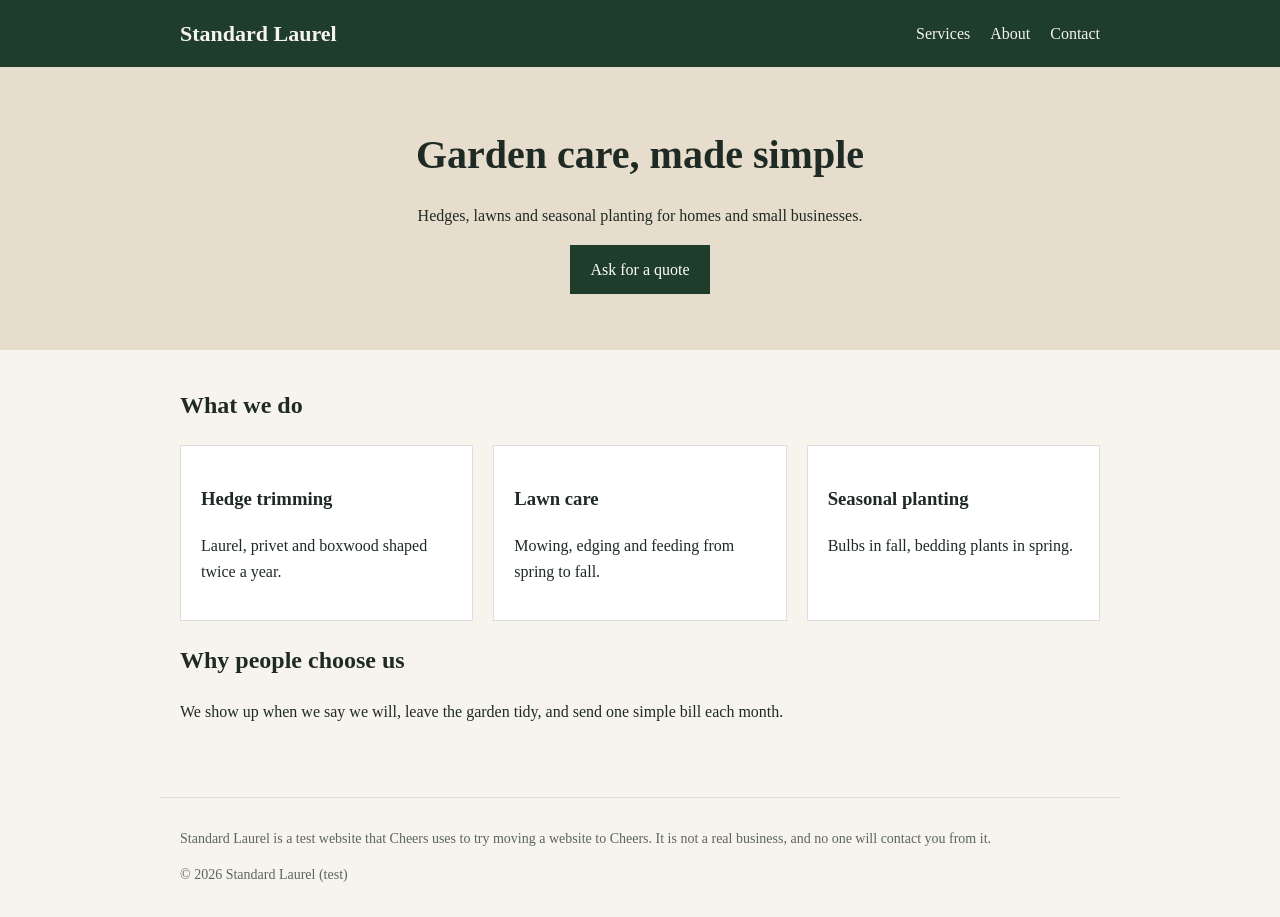
<file: index.html>
<!doctype html><html lang="en"><head><meta charset="utf-8"><meta name="viewport" content="width=device-width,initial-scale=1">
<title>Garden care, made simple | Standard Laurel</title><meta name="description" content="Standard Laurel is a test website for trying website moves."><link rel="canonical" href="https://standardlaurel.com/">
<link rel="stylesheet" href="/styles.css"></head><body><header><nav><a class="brand" href="/">Standard Laurel</a><a href="/services/">Services</a><a href="/about/">About</a><a href="/contact/">Contact</a></nav></header>
<section class="hero"><h1>Garden care, made simple</h1><p>Hedges, lawns and seasonal planting for homes and small businesses.</p><a class="btn" href="/contact/">Ask for a quote</a></section>
<main><h2>What we do</h2><div class="grid"><div class="card"><h3>Hedge trimming</h3><p>Laurel, privet and boxwood shaped twice a year.</p></div><div class="card"><h3>Lawn care</h3><p>Mowing, edging and feeding from spring to fall.</p></div><div class="card"><h3>Seasonal planting</h3><p>Bulbs in fall, bedding plants in spring.</p></div></div>
<h2>Why people choose us</h2><p>We show up when we say we will, leave the garden tidy, and send one simple bill each month.</p></main>
<footer><p>Standard Laurel is a test website that Cheers uses to try moving a website to Cheers. It is not a real business, and no one will contact you from it.</p><p>&copy; 2026 Standard Laurel (test)</p></footer></body></html>
</file>
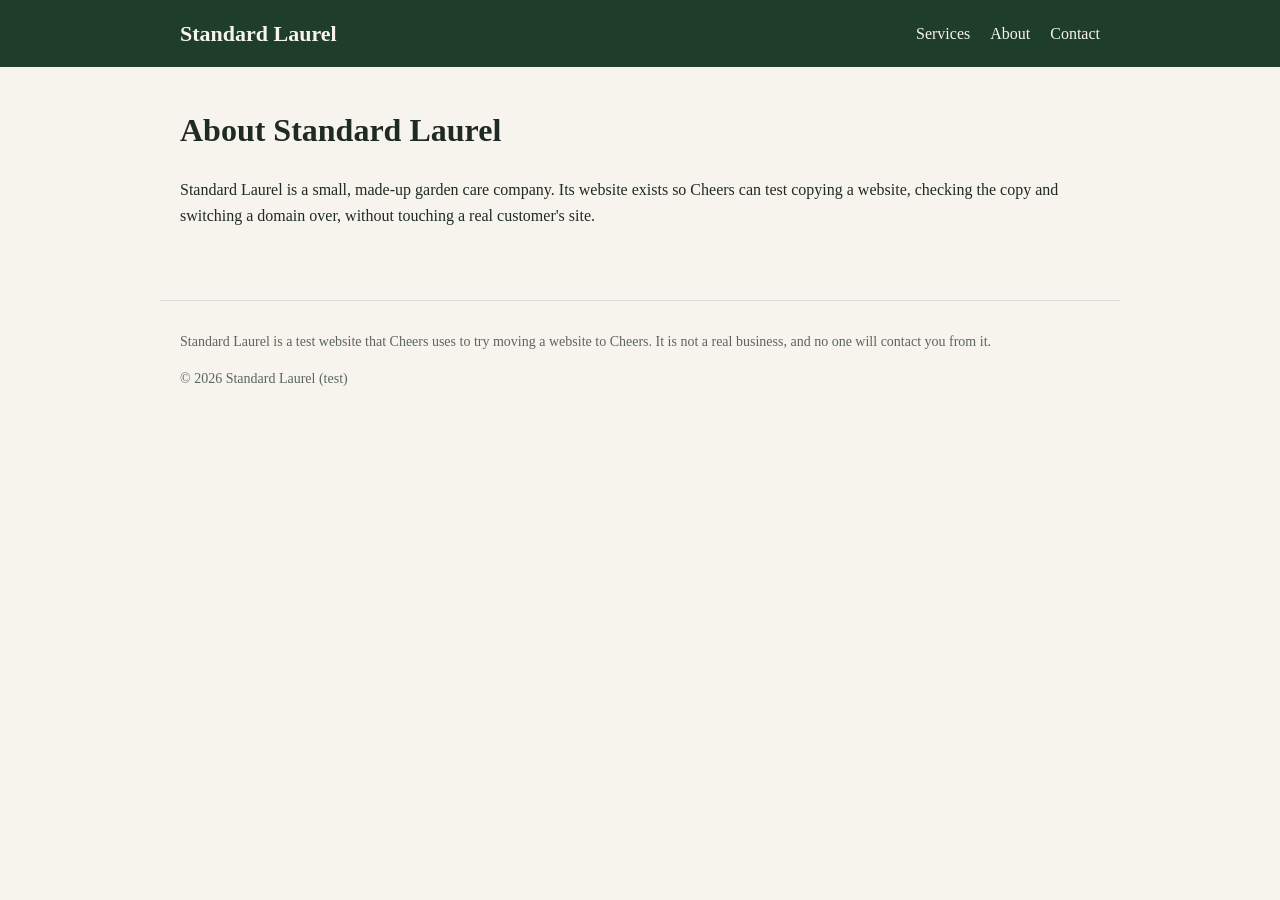
<file: about/index.html>
<!doctype html><html lang="en"><head><meta charset="utf-8"><meta name="viewport" content="width=device-width,initial-scale=1">
<title>About | Standard Laurel</title><meta name="description" content="About Standard Laurel."><link rel="canonical" href="https://standardlaurel.com/about/">
<link rel="stylesheet" href="/styles.css"></head><body><header><nav><a class="brand" href="/">Standard Laurel</a><a href="/services/">Services</a><a href="/about/">About</a><a href="/contact/">Contact</a></nav></header>
<main><h1>About Standard Laurel</h1><p>Standard Laurel is a small, made-up garden care company. Its website exists so Cheers can test copying a website, checking the copy and switching a domain over, without touching a real customer's site.</p></main>
<footer><p>Standard Laurel is a test website that Cheers uses to try moving a website to Cheers. It is not a real business, and no one will contact you from it.</p><p>&copy; 2026 Standard Laurel (test)</p></footer></body></html>
</file>
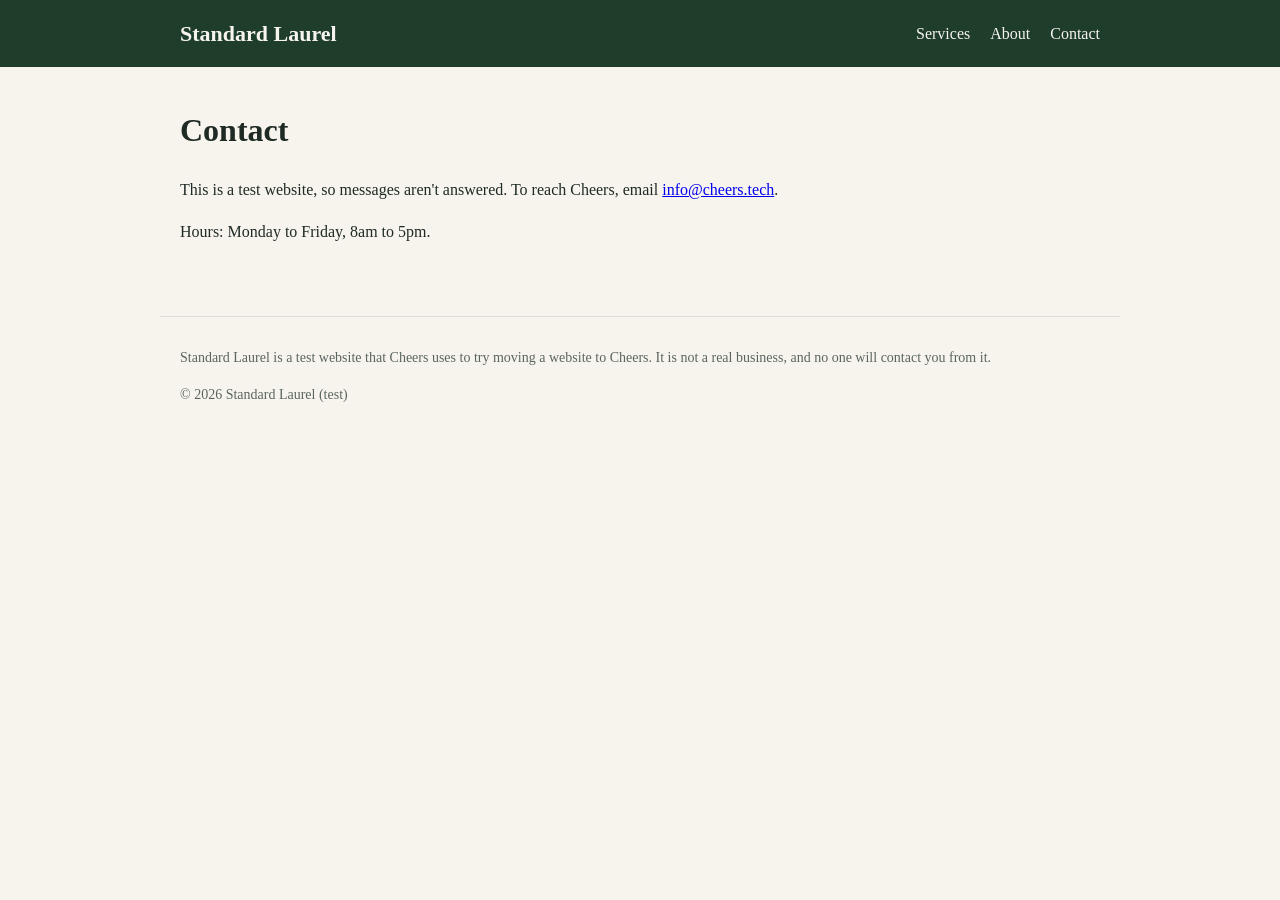
<file: contact/index.html>
<!doctype html><html lang="en"><head><meta charset="utf-8"><meta name="viewport" content="width=device-width,initial-scale=1">
<title>Contact | Standard Laurel</title><meta name="description" content="Get in touch with Standard Laurel."><link rel="canonical" href="https://standardlaurel.com/contact/">
<link rel="stylesheet" href="/styles.css"></head><body><header><nav><a class="brand" href="/">Standard Laurel</a><a href="/services/">Services</a><a href="/about/">About</a><a href="/contact/">Contact</a></nav></header>
<main><h1>Contact</h1><p>This is a test website, so messages aren't answered. To reach Cheers, email <a href="mailto:info@cheers.tech">info@cheers.tech</a>.</p><p>Hours: Monday to Friday, 8am to 5pm.</p></main>
<footer><p>Standard Laurel is a test website that Cheers uses to try moving a website to Cheers. It is not a real business, and no one will contact you from it.</p><p>&copy; 2026 Standard Laurel (test)</p></footer></body></html>
</file>
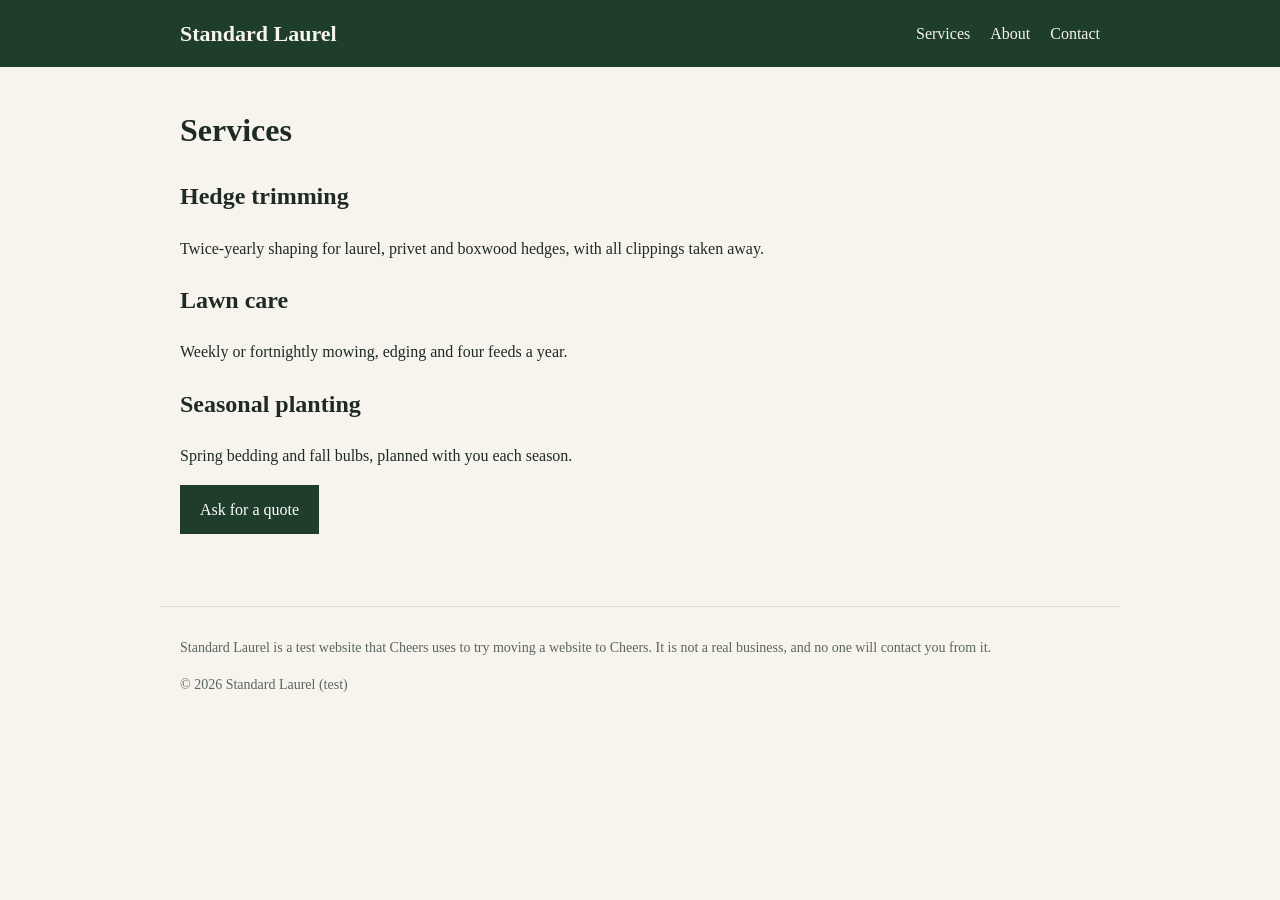
<file: services/index.html>
<!doctype html><html lang="en"><head><meta charset="utf-8"><meta name="viewport" content="width=device-width,initial-scale=1">
<title>Services | Standard Laurel</title><meta name="description" content="Hedge trimming, lawn care and seasonal planting."><link rel="canonical" href="https://standardlaurel.com/services/">
<link rel="stylesheet" href="/styles.css"></head><body><header><nav><a class="brand" href="/">Standard Laurel</a><a href="/services/">Services</a><a href="/about/">About</a><a href="/contact/">Contact</a></nav></header>
<main><h1>Services</h1><h2>Hedge trimming</h2><p>Twice-yearly shaping for laurel, privet and boxwood hedges, with all clippings taken away.</p><h2>Lawn care</h2><p>Weekly or fortnightly mowing, edging and four feeds a year.</p><h2>Seasonal planting</h2><p>Spring bedding and fall bulbs, planned with you each season.</p><p><a class="btn" href="/contact/">Ask for a quote</a></p></main>
<footer><p>Standard Laurel is a test website that Cheers uses to try moving a website to Cheers. It is not a real business, and no one will contact you from it.</p><p>&copy; 2026 Standard Laurel (test)</p></footer></body></html>
</file>
<file: styles.css>
*{box-sizing:border-box}body{margin:0;font-family:Georgia,serif;color:#1f2a24;background:#f7f4ee;line-height:1.6}
header{background:#1f3d2b;color:#f7f4ee}nav,main,footer{max-width:960px;margin:0 auto;padding:16px 20px}
nav{display:flex;flex-wrap:wrap;gap:20px;align-items:center}nav a{color:#f7f4ee;text-decoration:none}nav .brand{font-size:22px;font-weight:bold;margin-right:auto}
.hero{padding:56px 20px;text-align:center;background:#e6ddcc}.hero h1{font-size:40px;margin:0 0 12px}
.grid{display:grid;grid-template-columns:repeat(auto-fit,minmax(220px,1fr));gap:20px}.card{background:#fff;padding:20px;border:1px solid #ddd}
.btn{display:inline-block;background:#1f3d2b;color:#fff;padding:12px 20px;text-decoration:none}
footer{font-size:14px;color:#5b655f;border-top:1px solid #ddd;margin-top:40px}
</file>
